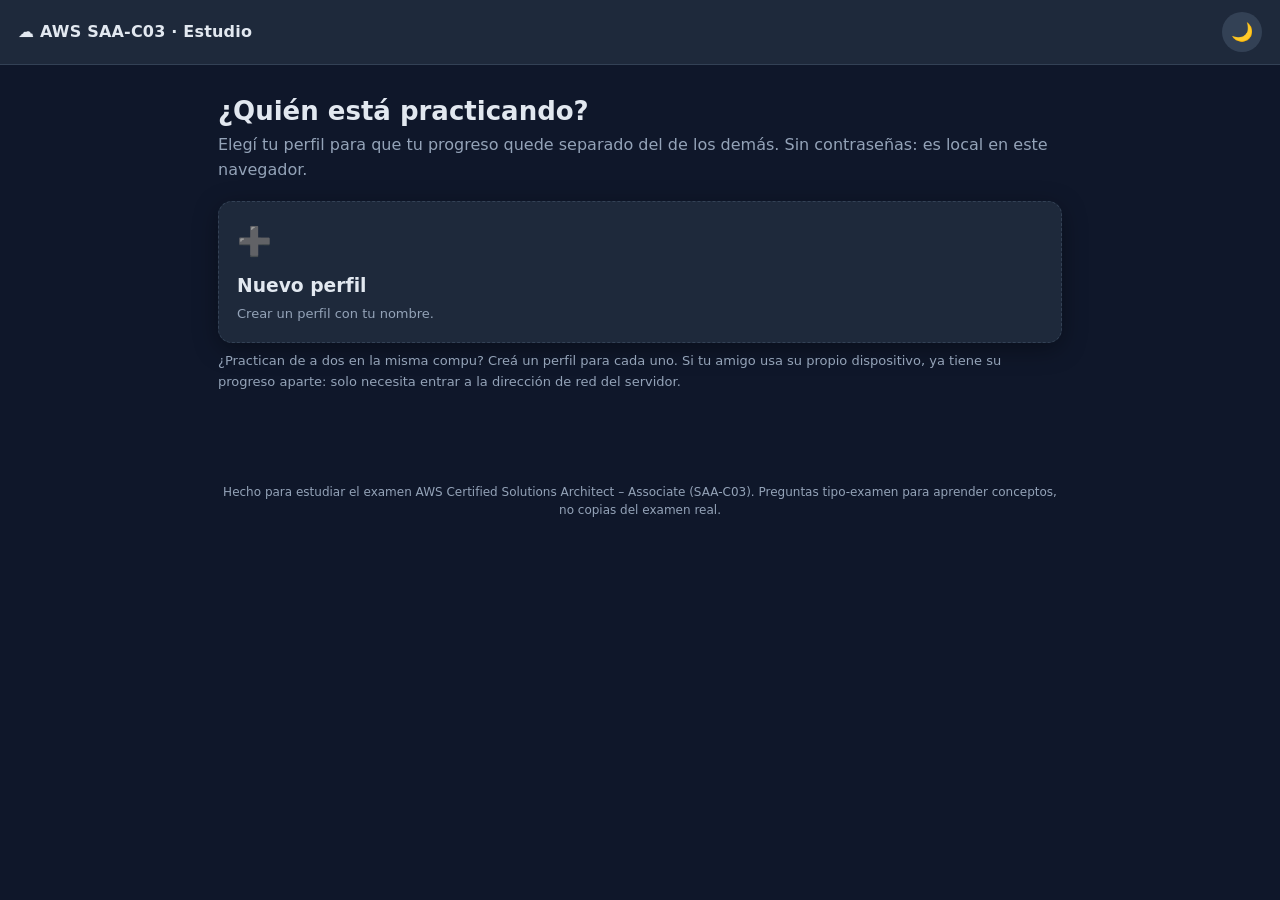
<file: index.html>
<!DOCTYPE html>
<html lang="es">
<head>
  <meta charset="UTF-8" />
  <meta name="viewport" content="width=device-width, initial-scale=1.0" />
  <title>AWS SAA-C03 · Estudio</title>
  <link rel="stylesheet" href="css/estilos.css" />
</head>
<body>
  <header id="cabecera">
    <div class="marca" id="ir-inicio" role="button" tabindex="0">☁️ AWS SAA-C03 · Estudio</div>
    <div class="acciones-cab">
      <span id="reloj-simulacro" class="reloj oculto" aria-live="polite"></span>
      <button id="btn-perfil" class="btn-perfil oculto" title="Cambiar de perfil">👤</button>
      <button id="btn-tema" class="btn-icono" title="Cambiar tema claro/oscuro">🌙</button>
    </div>
  </header>

  <main id="vista"><!-- render dinámico desde app.js --></main>

  <footer id="pie">
    Hecho para estudiar el examen AWS Certified Solutions Architect – Associate (SAA-C03).
    Preguntas tipo-examen para aprender conceptos, no copias del examen real.
  </footer>

  <!-- Datos (se cargan como globales para funcionar con doble clic, sin servidor) -->
  <script src="js/datos/chuleta.js"></script>
  <script src="js/datos/banco-01.js"></script>
  <script src="js/datos/banco-02.js"></script>
  <script src="js/datos/banco-03.js"></script>
  <script src="js/datos/banco-04.js"></script>
  <script src="js/datos/banco-05.js"></script>
  <script src="js/datos/banco-06.js"></script>
  <script src="js/datos/banco-07.js"></script>
  <script src="js/datos/banco-08.js"></script>
  <script src="js/datos/banco-09.js"></script>
  <script src="js/datos/banco-10.js"></script>
  <script src="js/datos/banco-11.js"></script>
  <script src="js/datos/banco-12.js"></script>
  <script src="js/datos/banco-13.js"></script>
  <script src="js/datos/banco-14.js"></script>
  <script src="js/datos/banco-15.js"></script>
  <script src="js/datos/banco-16.js"></script>
  <script src="js/datos/banco-17.js"></script>
  <script src="js/datos/banco-18.js"></script>
  <script src="js/datos/banco-19.js"></script>

  <!-- Lógica -->
  <script src="js/app.js"></script>
</body>
</html>
</file>
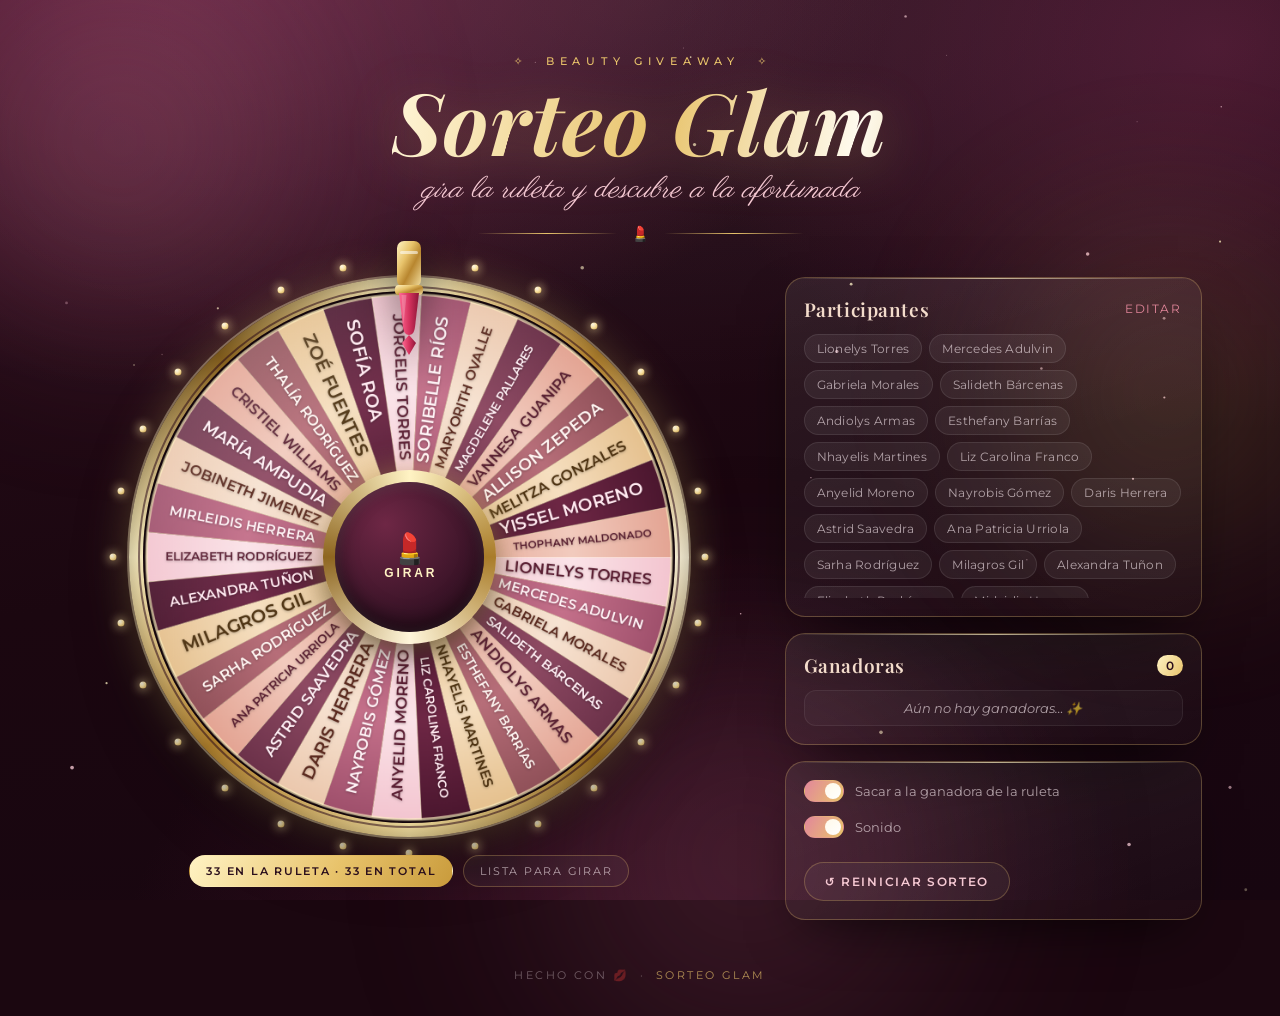
<file: sorteo-ruleta-glam/index.html>
<!DOCTYPE html>
<html lang="es">
<head>
<meta charset="UTF-8" />
<meta name="viewport" content="width=device-width, initial-scale=1.0, viewport-fit=cover" />
<title>Sorteo Glam · Ruleta de Maquillaje</title>
<meta name="description" content="Ruleta de sorteo con temática de maquillaje: elegante, animada y lista para elegir a la ganadora." />
<meta name="theme-color" content="#2A0E1C" />
<link rel="icon" href="data:image/svg+xml,<svg xmlns='http://www.w3.org/2000/svg' viewBox='0 0 100 100'><text y='.9em' font-size='90'>💄</text></svg>" />
<link rel="preconnect" href="https://fonts.googleapis.com" />
<link rel="preconnect" href="https://fonts.gstatic.com" crossorigin />
<link href="https://fonts.googleapis.com/css2?family=Playfair+Display:ital,wght@0,500;0,700;1,600&family=Montserrat:wght@300;400;500;600&family=Parisienne&display=swap" rel="stylesheet" />
<link rel="stylesheet" href="css/styles.css" />
</head>
<body>

<canvas id="bgSparkles" class="bg-sparkles" aria-hidden="true"></canvas>
<div class="bg-glow bg-glow--1" aria-hidden="true"></div>
<div class="bg-glow bg-glow--2" aria-hidden="true"></div>
<div class="bg-glow bg-glow--3" aria-hidden="true"></div>
<div class="floaties" id="floaties" aria-hidden="true"></div>

<header class="hero">
  <p class="hero__kicker reveal" style="--d:.05s">✧ &nbsp;Beauty Giveaway&nbsp; ✧</p>
  <h1 class="hero__title reveal" style="--d:.15s"><span class="shine">Sorteo Glam</span></h1>
  <p class="hero__script reveal" style="--d:.28s">gira la ruleta y descubre a la afortunada</p>
  <div class="hero__rule reveal" style="--d:.38s"><span></span>💄<span></span></div>
</header>

<main class="stage">

  <section class="wheel-area reveal" style="--d:.45s" aria-label="Ruleta del sorteo">
    <div class="wheel-shell">
      <div class="bulbs" id="bulbs" aria-hidden="true"></div>
      <div class="wheel-ring">
        <canvas id="wheel" width="620" height="620" role="img" aria-label="Ruleta con los nombres de las participantes"></canvas>
      </div>

      <button id="spinBtn" class="hub" aria-label="Girar la ruleta">
        <span class="hub__ring"></span>
        <span class="hub__face">
          <span class="hub__icon">💄</span>
          <span class="hub__text">GIRAR</span>
        </span>
      </button>

      <div class="pointer" aria-hidden="true">
        <svg viewBox="0 0 60 120" width="60" height="120">
          <defs>
            <linearGradient id="gold" x1="0" y1="0" x2="1" y2="1">
              <stop offset="0%" stop-color="#FFF3C4"/><stop offset="35%" stop-color="#E8C36B"/>
              <stop offset="60%" stop-color="#B8862F"/><stop offset="100%" stop-color="#F3DFA0"/>
            </linearGradient>
            <linearGradient id="lip" x1="0" y1="0" x2="1" y2="0">
              <stop offset="0%" stop-color="#FF6B94"/><stop offset="50%" stop-color="#D6335F"/>
              <stop offset="100%" stop-color="#8E1638"/>
            </linearGradient>
          </defs>
          <rect x="18" y="4" width="24" height="46" rx="7" fill="url(#gold)"/>
          <rect x="21" y="14" width="18" height="3" rx="1.5" fill="#fff" opacity=".55"/>
          <rect x="16" y="48" width="28" height="10" rx="4" fill="url(#gold)"/>
          <path d="M20 56 h20 l-4 34 c-.6 5 -2.6 8 -6 8 s-5.4 -3 -6 -8 z" fill="url(#lip)"/>
          <path d="M22.5 58 h5 l-3 30 z" fill="#fff" opacity=".22"/>
          <path d="M30 98 l7 8 -7 12 -7 -12 z" fill="url(#lip)"/>
        </svg>
      </div>

      <div class="wheel-fx" id="wheelFx" aria-hidden="true"></div>
    </div>

    <div class="wheel-meta">
      <span class="chip chip--gold" id="countChip">0 participantes</span>
      <span class="chip" id="statusChip">lista para girar</span>
    </div>
  </section>

  <aside class="panel reveal" style="--d:.6s">
    <div class="card">
      <div class="card__head">
        <h2>Participantes</h2>
        <button class="link-btn" id="editBtn" type="button">editar</button>
      </div>
      <ul class="names" id="namesList"></ul>
      <div class="editor" id="editor" hidden>
        <label for="namesInput" class="editor__label">Un nombre por línea</label>
        <textarea id="namesInput" spellcheck="false" rows="10"></textarea>
        <div class="editor__actions">
          <button class="btn btn--gold" id="saveNames" type="button">Guardar lista</button>
          <button class="btn btn--ghost" id="cancelNames" type="button">Cancelar</button>
        </div>
      </div>
    </div>

    <div class="card">
      <div class="card__head">
        <h2>Ganadoras</h2>
        <span class="badge" id="winnerCount">0</span>
      </div>
      <ol class="winners" id="winnersList">
        <li class="winners__empty">Aún no hay ganadoras… ✨</li>
      </ol>
    </div>

    <div class="card card--options">
      <label class="switch">
        <input type="checkbox" id="removeWinner" checked />
        <span class="switch__track"><span class="switch__thumb"></span></span>
        <span class="switch__label">Sacar a la ganadora de la ruleta</span>
      </label>
      <label class="switch">
        <input type="checkbox" id="soundOn" checked />
        <span class="switch__track"><span class="switch__thumb"></span></span>
        <span class="switch__label">Sonido</span>
      </label>
      <div class="card__actions">
        <button class="btn btn--ghost" id="resetBtn" type="button">↺ Reiniciar sorteo</button>
      </div>
    </div>
  </aside>
</main>

<footer class="foot">Hecho con 💋 &nbsp;·&nbsp; <span>Sorteo Glam</span></footer>

<!-- Modal ganadora -->
<div class="modal" id="modal" hidden>
  <canvas id="confetti" class="confetti"></canvas>
  <div class="modal__card" role="dialog" aria-modal="true" aria-labelledby="winnerName">
    <div class="modal__halo"></div>
    <p class="modal__kicker">✦ &nbsp;La ganadora es&nbsp; ✦</p>
    <p class="modal__name" id="winnerName">—</p>
    <p class="modal__sub">¡Felicidades, preciosa! 💄💕</p>
    <div class="modal__actions">
      <button class="btn btn--gold" id="againBtn" type="button">Girar de nuevo</button>
      <button class="btn btn--ghost" id="closeBtn" type="button">Cerrar</button>
    </div>
  </div>
</div>

<script src="js/participantes.js"></script>
<script src="js/app.js"></script>
</body>
</html>
</file>
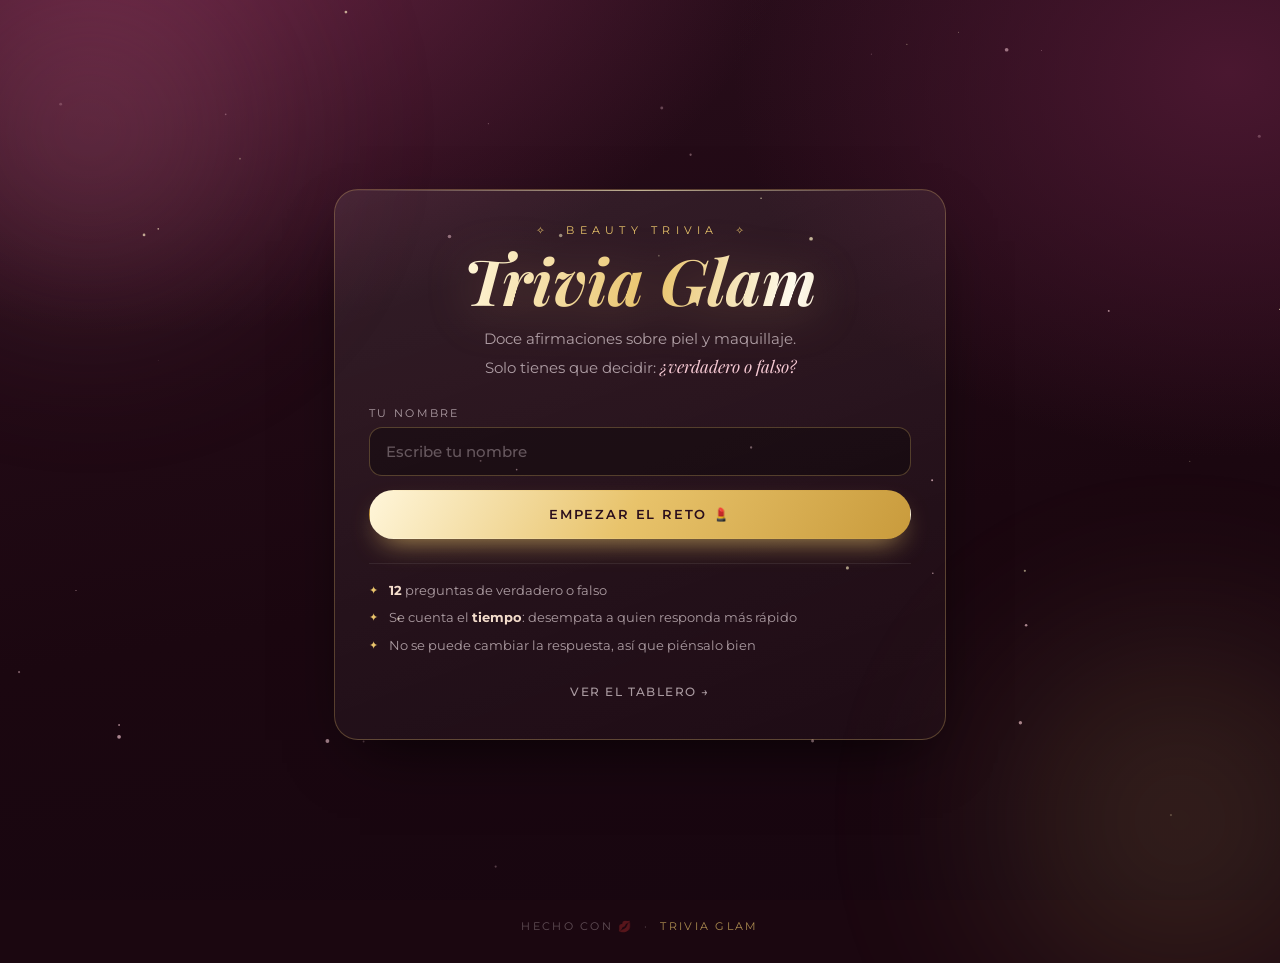
<file: trivia-glam/index.html>
<!DOCTYPE html>
<html lang="es">
<head>
<meta charset="UTF-8" />
<meta name="viewport" content="width=device-width, initial-scale=1.0, viewport-fit=cover" />
<title>Trivia Glam · Reto de Maquillaje</title>
<meta name="description" content="Trivia de verdadero o falso sobre maquillaje y cuidado de la piel, con resultado y Top 10." />
<meta name="theme-color" content="#2A0E1C" />
<link rel="icon" href="data:image/svg+xml,<svg xmlns='http://www.w3.org/2000/svg' viewBox='0 0 100 100'><text y='.9em' font-size='90'>💋</text></svg>" />
<link rel="preconnect" href="https://fonts.googleapis.com" />
<link rel="preconnect" href="https://fonts.gstatic.com" crossorigin />
<link href="https://fonts.googleapis.com/css2?family=Playfair+Display:ital,wght@0,500;0,700;1,600&family=Montserrat:wght@300;400;500;600;700&display=swap" rel="stylesheet" />
<link rel="stylesheet" href="css/styles.css" />
</head>
<body>

<canvas id="bgSparkles" class="bg-sparkles" aria-hidden="true"></canvas>
<div class="bg-glow bg-glow--1" aria-hidden="true"></div>
<div class="bg-glow bg-glow--2" aria-hidden="true"></div>

<main class="stage">

  <!-- ============ 1 · BIENVENIDA ============ -->
  <section class="screen is-active" id="scWelcome">
    <div class="card card--hero">
      <p class="kicker reveal" style="--d:.05s">✧ &nbsp;Beauty Trivia&nbsp; ✧</p>
      <h1 class="display reveal" style="--d:.14s"><span class="shine">Trivia Glam</span></h1>
      <p class="lead reveal" style="--d:.24s">
        Doce afirmaciones sobre piel y maquillaje.<br />Solo tienes que decidir: <em>¿verdadero o falso?</em>
      </p>

      <form class="entry reveal" style="--d:.34s" id="startForm" autocomplete="off">
        <label class="field">
          <span class="field__label">Tu nombre</span>
          <input id="nameInput" list="participantes" placeholder="Escribe tu nombre" required maxlength="40" />
        </label>
        <datalist id="participantes"></datalist>
        <button class="btn btn--gold btn--lg" type="submit">Empezar el reto 💄</button>
      </form>

      <ul class="rules reveal" style="--d:.44s">
        <li><b>12</b> preguntas de verdadero o falso</li>
        <li>Se cuenta el <b>tiempo</b>: desempata a quien responda más rápido</li>
        <li>No se puede cambiar la respuesta, así que piénsalo bien</li>
      </ul>

      <button class="link-btn link-btn--quiet reveal" style="--d:.5s" id="toBoardFromHome" type="button">Ver el tablero →</button>
    </div>
  </section>

  <!-- ============ 2 · PREGUNTAS ============ -->
  <section class="screen" id="scQuiz">
    <div class="quiz-top">
      <div class="progress">
        <div class="progress__bar"><span id="progressFill"></span></div>
        <span class="progress__count" id="progressCount">1 / 12</span>
      </div>
      <span class="timer" id="timer">0:00</span>
    </div>

    <div class="card card--question" id="questionCard">
      <p class="q-num" id="qNum">Pregunta 01</p>
      <p class="q-text" id="qText">—</p>

      <div class="answers" id="answers">
        <button class="ans ans--true" data-value="true" type="button">
          <span class="ans__mark">✓</span><span>Verdadero</span>
        </button>
        <button class="ans ans--false" data-value="false" type="button">
          <span class="ans__mark">✕</span><span>Falso</span>
        </button>
      </div>

      <div class="feedback" id="feedback" hidden>
        <p class="feedback__title" id="fbTitle">—</p>
        <p class="feedback__why" id="fbWhy">—</p>
        <button class="btn btn--gold" id="nextBtn" type="button">Siguiente</button>
      </div>
    </div>

    <p class="who">Respondiendo: <b id="whoName">—</b></p>
  </section>

  <!-- ============ 3 · RESULTADO ============ -->
  <section class="screen" id="scResult">
    <div class="card card--result">
      <p class="kicker">✧ &nbsp;Tu resultado&nbsp; ✧</p>
      <h2 class="display display--sm" id="resName">—</h2>

      <div class="score">
        <svg class="score__ring" viewBox="0 0 120 120" aria-hidden="true">
          <circle class="score__track" cx="60" cy="60" r="52" />
          <circle class="score__fill" id="scoreArc" cx="60" cy="60" r="52" />
        </svg>
        <div class="score__center">
          <span class="score__num" id="scoreNum">0</span>
          <span class="score__of">de 12</span>
        </div>
      </div>

      <p class="verdict" id="verdict">—</p>
      <p class="res-time">Tiempo: <b id="resTime">0:00</b></p>

      <div class="code-box">
        <p class="code-box__label">Tu código de resultado</p>
        <code id="resCode">—</code>
        <p class="code-box__hint">Cópialo y mándalo al grupo para entrar al Top 10.</p>
      </div>

      <div class="actions">
        <button class="btn btn--gold" id="copyResult" type="button">Enviar mi resultado</button>
        <button class="btn btn--ghost" id="toBoard" type="button">Ver tablero</button>
        <button class="btn btn--ghost" id="retry" type="button">Repetir</button>
      </div>

      <details class="review">
        <summary>Ver mis respuestas</summary>
        <ol class="review__list" id="reviewList"></ol>
      </details>
    </div>
  </section>

  <!-- ============ 4 · TABLERO ============ -->
  <section class="screen" id="scBoard">
    <div class="card">
      <div class="card__head">
        <h2 class="display display--xs">Top 10</h2>
        <span class="badge" id="boardCount">0</span>
      </div>

      <div class="podium" id="podium"></div>
      <ol class="rank" id="rank"></ol>
      <p class="board-empty" id="boardEmpty">Todavía no hay resultados. Pega abajo los códigos que te manden 👇</p>

      <details class="loader" id="loaderBox">
        <summary>Cargar resultados</summary>
        <p class="loader__hint">
          Pega aquí los códigos que te envíen —puede ser la conversación entera, se detectan solos—
          y pulsa <b>Agregar</b>.
        </p>
        <textarea id="codesInput" rows="5" spellcheck="false" placeholder="GLAM-… GLAM-… GLAM-…"></textarea>
        <div class="loader__actions">
          <button class="btn btn--gold" id="addCodes" type="button">Agregar</button>
          <button class="btn btn--ghost" id="copyTop" type="button">Copiar Top 10</button>
          <button class="btn btn--ghost" id="backupBoard" type="button">Copiar respaldo</button>
          <button class="btn btn--ghost btn--danger" id="clearBoard" type="button">Vaciar tablero</button>
        </div>
        <p class="loader__status" id="loaderStatus"></p>
        <p class="loader__hint loader__hint--warn">
          ⚠ El tablero vive solo en <b>este</b> navegador. Guarda de vez en cuando el
          <b>respaldo</b> en una nota o en tu chat: si cambias de aparato o borras los datos,
          pégalo aquí arriba y el Top 10 vuelve entero.
        </p>

        <div class="manual">
          <p class="loader__hint">¿Alguien te mandó una captura? Agrégala a mano:</p>
          <div class="manual__row">
            <input id="mName" placeholder="Nombre" maxlength="40" />
            <input id="mScore" type="number" min="0" max="12" placeholder="Aciertos" />
            <input id="mTime" placeholder="Tiempo (1:45)" />
            <button class="btn btn--ghost" id="addManual" type="button">Agregar</button>
          </div>
        </div>
      </details>

      <button class="link-btn link-btn--quiet" id="backHome" type="button">← Volver al inicio</button>
    </div>
  </section>

</main>

<footer class="foot">Hecho con 💋 &nbsp;·&nbsp; <span>Trivia Glam</span></footer>

<script src="js/preguntas.js"></script>
<script src="js/participantes.js"></script>
<script src="js/app.js"></script>
</body>
</html>
</file>
<file: css/estilos.css>
:root {
  --bg: #0f172a;
  --bg2: #1e293b;
  --bg3: #334155;
  --tx: #e2e8f0;
  --tx2: #94a3b8;
  --pri: #ff9900;       /* naranja AWS */
  --pri2: #ec7211;
  --ok: #22c55e;
  --mal: #ef4444;
  --azul: #2563eb;
  --borde: #334155;
  --sombra: 0 6px 24px rgba(0,0,0,.35);
  --radio: 14px;
}
.tema-claro {
  --bg: #f1f5f9;
  --bg2: #ffffff;
  --bg3: #e2e8f0;
  --tx: #0f172a;
  --tx2: #475569;
  --borde: #cbd5e1;
  --sombra: 0 6px 24px rgba(15,23,42,.12);
}

* { box-sizing: border-box; }
html, body { margin: 0; padding: 0; }
body {
  background: var(--bg);
  color: var(--tx);
  font-family: "Segoe UI", system-ui, -apple-system, Roboto, Arial, sans-serif;
  line-height: 1.55;
  min-height: 100vh;
}

#cabecera {
  position: sticky; top: 0; z-index: 50;
  display: flex; align-items: center; justify-content: space-between;
  padding: 12px 18px;
  background: var(--bg2);
  border-bottom: 1px solid var(--borde);
}
.marca { font-weight: 700; cursor: pointer; letter-spacing: .2px; }
.marca:hover { color: var(--pri); }
.acciones-cab { display: flex; align-items: center; gap: 12px; }
.reloj {
  font-variant-numeric: tabular-nums; font-weight: 700;
  background: var(--bg3); padding: 6px 12px; border-radius: 999px;
}
.reloj.alerta { background: var(--mal); color: #fff; }
.btn-icono {
  background: var(--bg3); color: var(--tx); border: none; cursor: pointer;
  width: 40px; height: 40px; border-radius: 999px; font-size: 18px;
}
.btn-icono:hover { background: var(--pri); }
.btn-perfil {
  background: var(--bg3); color: var(--tx); border: 1px solid var(--borde); cursor: pointer;
  padding: 7px 12px; border-radius: 999px; font-size: 13px; font-weight: 700;
  max-width: 200px; overflow: hidden; text-overflow: ellipsis; white-space: nowrap;
}
.btn-perfil:hover { background: var(--pri); color: #1a1a1a; border-color: var(--pri); }

#vista { max-width: 880px; margin: 0 auto; padding: 22px 18px 60px; }
#pie {
  max-width: 880px; margin: 0 auto; padding: 18px;
  color: var(--tx2); font-size: 12px; text-align: center;
}
.oculto { display: none !important; }

/* ---------- Inicio ---------- */
.hero h1 { font-size: 26px; margin: 4px 0 2px; }
.hero p { color: var(--tx2); margin: 0 0 18px; }

.rejilla { display: grid; gap: 14px; grid-template-columns: repeat(auto-fit, minmax(200px, 1fr)); }
.tarjeta {
  background: var(--bg2); border: 1px solid var(--borde);
  border-radius: var(--radio); padding: 18px; box-shadow: var(--sombra);
}
.tarjeta-modo { cursor: pointer; transition: transform .08s, border-color .15s; }
.tarjeta-modo:hover { transform: translateY(-2px); border-color: var(--pri); }
.tarjeta-modo .emoji { font-size: 28px; }
.tarjeta-modo h3 { margin: 8px 0 4px; }
.tarjeta-modo p { color: var(--tx2); margin: 0; font-size: 13px; }

.seccion-titulo { margin: 26px 0 10px; font-size: 15px; color: var(--tx2); text-transform: uppercase; letter-spacing: .08em; }

/* Dashboard */
.barras { display: grid; gap: 12px; }
.barra-fila { display: grid; grid-template-columns: 150px 1fr 90px; gap: 10px; align-items: center; }
.barra-fila .etq { font-size: 13px; }
.barra-bg { background: var(--bg3); border-radius: 999px; height: 14px; overflow: hidden; }
.barra-val { height: 100%; background: var(--pri); border-radius: 999px; transition: width .4s; }
.barra-val.bueno { background: var(--ok); }
.barra-val.flojo { background: var(--mal); }
.barra-fila .num { font-size: 13px; text-align: right; color: var(--tx2); }
.veredicto { font-weight: 700; }
.veredicto.listo { color: var(--ok); }
.veredicto.aun { color: var(--pri); }

.chips { display: flex; flex-wrap: wrap; gap: 8px; }
.chip {
  background: var(--bg3); border: 1px solid var(--borde); color: var(--tx);
  padding: 7px 12px; border-radius: 999px; cursor: pointer; font-size: 13px;
}
.chip:hover, .chip.activo { background: var(--pri); border-color: var(--pri); color: #1a1a1a; }

/* ---------- Botones ---------- */
.btn {
  background: var(--pri); color: #1a1a1a; border: none; cursor: pointer;
  padding: 12px 18px; border-radius: 10px; font-weight: 700; font-size: 15px;
}
.btn:hover { background: var(--pri2); }
.btn.sec { background: var(--bg3); color: var(--tx); }
.btn.sec:hover { background: var(--borde); }
.btn.azul { background: var(--azul); color: #fff; }
.btn:disabled { opacity: .5; cursor: not-allowed; }
.fila-botones { display: flex; gap: 10px; flex-wrap: wrap; margin-top: 18px; }

/* ---------- Quiz ---------- */
.quiz-top { display: flex; align-items: center; justify-content: space-between; gap: 10px; margin-bottom: 6px; }
.quiz-top .progreso { color: var(--tx2); font-size: 14px; }
.badges { display: flex; gap: 6px; flex-wrap: wrap; }
.badge { font-size: 11px; padding: 3px 9px; border-radius: 999px; background: var(--bg3); color: var(--tx2); }
.badge.dom { background: var(--azul); color: #fff; }
.badge.multi { background: var(--pri); color: #1a1a1a; }

.progreso-bg { background: var(--bg3); border-radius: 999px; height: 6px; margin: 8px 0 16px; overflow: hidden; }
.progreso-val { height: 100%; background: var(--pri); width: 0; transition: width .3s; }

.enunciado {
  background: var(--bg2); border: 1px solid var(--borde); border-radius: var(--radio);
  padding: 18px; font-size: 17px; margin-bottom: 16px; box-shadow: var(--sombra);
}
.instr-multi { color: var(--pri); font-size: 13px; font-weight: 700; margin: -6px 0 10px; }

.opciones { display: grid; gap: 10px; }
.opcion {
  display: flex; gap: 12px; align-items: flex-start;
  background: var(--bg2); border: 2px solid var(--borde); border-radius: 12px;
  padding: 14px 16px; cursor: pointer; transition: border-color .12s, background .12s;
}
.opcion:hover { border-color: var(--pri); }
.opcion .letra {
  flex: 0 0 26px; height: 26px; border-radius: 7px; background: var(--bg3);
  display: grid; place-items: center; font-weight: 700; font-size: 13px;
}
.opcion.sel { border-color: var(--pri); background: rgba(255,153,0,.10); }
.opcion.sel .letra { background: var(--pri); color: #1a1a1a; }
.opcion.correcta { border-color: var(--ok); background: rgba(34,197,94,.12); }
.opcion.correcta .letra { background: var(--ok); color: #06210f; }
.opcion.incorrecta { border-color: var(--mal); background: rgba(239,68,68,.12); }
.opcion.incorrecta .letra { background: var(--mal); color: #2a0606; }
.opcion.bloqueada { cursor: default; }

.explicacion {
  margin-top: 16px; background: var(--bg2); border: 1px solid var(--borde);
  border-left: 4px solid var(--pri); border-radius: 10px; padding: 16px;
}
.explicacion h4 { margin: 0 0 6px; font-size: 14px; }
.resultado-linea { font-weight: 700; margin-bottom: 8px; }
.resultado-linea.ok { color: var(--ok); }
.resultado-linea.mal { color: var(--mal); }

/* Navegación simulacro */
.nav-simulacro { display: flex; gap: 10px; align-items: center; justify-content: space-between; margin-top: 18px; flex-wrap: wrap; }
.mapa-preguntas { display: flex; flex-wrap: wrap; gap: 6px; margin-top: 16px; }
.mapa-preguntas button {
  width: 34px; height: 34px; border-radius: 8px; border: 1px solid var(--borde);
  background: var(--bg2); color: var(--tx); cursor: pointer; font-size: 12px;
}
.mapa-preguntas button.actual { outline: 2px solid var(--pri); }
.mapa-preguntas button.respondida { background: var(--azul); color: #fff; border-color: var(--azul); }
.mapa-preguntas button.marcada { background: var(--pri); color: #1a1a1a; border-color: var(--pri); }

/* Resultado examen */
.score-grande { font-size: 56px; font-weight: 800; line-height: 1; }
.score-grande.aprob { color: var(--ok); }
.score-grande.reprob { color: var(--mal); }
.sello { display: inline-block; padding: 6px 16px; border-radius: 999px; font-weight: 800; margin-top: 8px; }
.sello.aprob { background: rgba(34,197,94,.18); color: var(--ok); }
.sello.reprob { background: rgba(239,68,68,.18); color: var(--mal); }

/* Chuleta */
.chuleta-bloque {
  background: var(--bg2); border: 1px solid var(--borde); border-radius: var(--radio);
  padding: 16px 18px; margin-bottom: 14px; box-shadow: var(--sombra);
}
.chuleta-bloque h3 { margin: 0 0 10px; color: var(--pri); }
.chuleta-bloque ul { margin: 0; padding-left: 18px; }
.chuleta-bloque li { margin-bottom: 7px; }
.chuleta-bloque b { color: var(--tx); }
.busca-chuleta {
  width: 100%; padding: 12px 14px; border-radius: 10px; border: 1px solid var(--borde);
  background: var(--bg2); color: var(--tx); font-size: 15px; margin-bottom: 16px;
}

.aviso { color: var(--tx2); font-size: 13px; margin-top: 8px; }
kbd {
  background: var(--bg3); border: 1px solid var(--borde); border-bottom-width: 2px;
  border-radius: 6px; padding: 1px 6px; font-size: 12px; font-family: inherit;
}

@media (max-width: 560px) {
  .barra-fila { grid-template-columns: 110px 1fr 70px; }
  .score-grande { font-size: 44px; }
}
</file>
<file: sorteo-ruleta-glam/css/styles.css>
/* ============================================================
   Sorteo Glam · Ruleta de Maquillaje
   Paleta: vino profundo, rosa empolvado, nude, oro rosa
   ============================================================ */

:root{
  --wine-900:#1B0710;
  --wine-800:#2A0E1C;
  --wine-700:#3B1428;
  --plum:#5A1F3D;
  --rose:#E2879B;
  --rose-soft:#F6C9D3;
  --nude:#F3DCCB;
  --blush:#FBEAEF;
  --gold:#E8C36B;
  --gold-lt:#FFF3C4;
  --gold-dk:#A97C29;
  --ink:#FFF1F5;
  --ink-dim:rgba(255,241,245,.62);
  --line:rgba(232,195,107,.28);
  --glass:rgba(255,255,255,.045);

  /* si las webfonts no cargan, las alternativas mantienen el mismo aire elegante */
  --serif:"Playfair Display", "Didot", "Bodoni MT", "Hoefler Text", Garamond, Georgia, serif;
  --sans:"Montserrat", "Avenir Next", system-ui, -apple-system, "Segoe UI", Roboto, sans-serif;
  --script:"Parisienne", "Snell Roundhand", "Didot", "Hoefler Text", Georgia, serif;

  --shadow-soft:0 24px 60px -24px rgba(0,0,0,.75);

  /* la pieza vive en un solo mundo visual: vino, oro y rosa */
  color-scheme:dark;
}

*{box-sizing:border-box}
html,body{height:100%}
html{background:var(--wine-900)}
[hidden]{display:none!important}

body{
  margin:0;
  min-height:100%;
  font-family:var(--sans);
  color:var(--ink);
  background:
    radial-gradient(1200px 800px at 15% -10%, #6B2545 0%, transparent 60%),
    radial-gradient(1000px 700px at 95% 5%, #4A1730 0%, transparent 55%),
    radial-gradient(900px 900px at 50% 120%, #3D1226 0%, transparent 60%),
    linear-gradient(170deg, var(--wine-800) 0%, var(--wine-900) 55%, #170610 100%);
  background-attachment:fixed;
  overflow-x:hidden;
  -webkit-font-smoothing:antialiased;
}

body::after{ /* velo de brillo sutil */
  content:"";
  position:fixed; inset:0; pointer-events:none; z-index:0;
  background:radial-gradient(120% 80% at 50% 0%, rgba(255,220,235,.07), transparent 55%);
  mix-blend-mode:screen;
}

/* ---------- fondo animado ---------- */
.bg-sparkles{position:fixed;inset:0;width:100%;height:100%;z-index:0;pointer-events:none}

.bg-glow{
  position:fixed;border-radius:50%;filter:blur(90px);opacity:.36;z-index:0;pointer-events:none;
  animation:drift 22s ease-in-out infinite alternate;
}
.bg-glow--1{width:520px;height:520px;left:-140px;top:-120px;background:radial-gradient(circle,#C4708A,transparent 68%)}
.bg-glow--2{width:460px;height:460px;right:-120px;top:18%;background:radial-gradient(circle,#E8C36B,transparent 70%);animation-delay:-7s;opacity:.24}
.bg-glow--3{width:600px;height:600px;left:35%;bottom:-260px;background:radial-gradient(circle,#8E4A63,transparent 70%);animation-delay:-13s}
@keyframes drift{
  0%{transform:translate3d(0,0,0) scale(1)}
  50%{transform:translate3d(40px,-30px,0) scale(1.12)}
  100%{transform:translate3d(-30px,40px,0) scale(.95)}
}

/* emojis flotantes */
.floaties{position:fixed;inset:0;z-index:0;pointer-events:none;overflow:hidden}
.floatie{
  position:absolute;bottom:-60px;font-size:22px;opacity:0;
  filter:drop-shadow(0 4px 12px rgba(0,0,0,.4));
  animation:rise linear forwards;
}
@keyframes rise{
  0%{transform:translateY(0) rotate(0deg) scale(.7);opacity:0}
  12%{opacity:.55}
  85%{opacity:.35}
  100%{transform:translateY(-108vh) rotate(var(--rot,220deg)) scale(1.05);opacity:0}
}

/* ---------- entrada ---------- */
.reveal{opacity:0;transform:translateY(26px);animation:reveal .95s cubic-bezier(.2,.8,.25,1) forwards;animation-delay:var(--d,0s)}
@keyframes reveal{to{opacity:1;transform:none}}

/* ---------- hero ---------- */
.hero{position:relative;z-index:2;text-align:center;padding:clamp(28px,5vw,54px) 20px 6px}
.hero__kicker{
  margin:0 0 10px;font-size:11px;letter-spacing:.52em;text-transform:uppercase;
  color:var(--gold);font-weight:500;text-indent:.52em;
}
.hero__title{
  margin:0;font-family:var(--serif);font-weight:700;font-style:italic;
  font-size:clamp(42px,8vw,86px);line-height:1;letter-spacing:.01em;
}
.shine{
  background:linear-gradient(100deg,#FFF6DA 0%,#E8C36B 22%,#FFFBEF 38%,#C99B3C 55%,#FFF3C4 72%,#E8C36B 100%);
  background-size:250% 100%;
  -webkit-background-clip:text;background-clip:text;color:transparent;
  animation:shine 6.5s linear infinite;
  filter:drop-shadow(0 6px 26px rgba(232,195,107,.28));
}
@keyframes shine{0%{background-position:0% 50%}100%{background-position:250% 50%}}
.hero__script{
  margin:6px 0 0;font-family:var(--script);font-style:italic;font-size:clamp(20px,3.2vw,30px);
  color:var(--rose-soft);opacity:.92;
}
.hero__rule{display:flex;align-items:center;justify-content:center;gap:14px;margin-top:14px;font-size:15px}
.hero__rule span{
  display:block;height:1px;width:clamp(50px,14vw,140px);
  background:linear-gradient(90deg,transparent,var(--gold),transparent);
}

/* ---------- layout ---------- */
.stage{
  position:relative;z-index:2;
  max-width:1180px;margin:0 auto;padding:clamp(10px,3vw,28px) clamp(14px,4vw,28px) 40px;
  display:grid;grid-template-columns:minmax(0,1.35fr) minmax(280px,.85fr);
  gap:clamp(20px,3.5vw,44px);align-items:start;
}
@media (max-width:920px){ .stage{grid-template-columns:1fr} }

/* ---------- ruleta ---------- */
.wheel-area{display:flex;flex-direction:column;align-items:center;gap:18px}
.wheel-shell{
  position:relative;width:min(88vw,560px);aspect-ratio:1;
  display:grid;place-items:center;
  animation:floaty 7s ease-in-out infinite;
}
@keyframes floaty{0%,100%{transform:translateY(0)}50%{transform:translateY(-9px)}}

.wheel-ring{
  position:absolute;inset:0;border-radius:50%;
  padding:14px;
  background:
    conic-gradient(from 0deg,#FFF3C4,#B8862F 12%,#FFF6DA 25%,#9A6E22 38%,#F3DFA0 50%,#B8862F 63%,#FFF3C4 75%,#8E6620 88%,#FFF3C4 100%);
  box-shadow:
    0 0 0 2px rgba(255,243,196,.35),
    0 0 42px rgba(232,195,107,.28),
    0 30px 70px -22px rgba(0,0,0,.85),
    inset 0 0 26px rgba(0,0,0,.35);
}
.wheel-ring::after{
  content:"";position:absolute;inset:9px;border-radius:50%;
  box-shadow:inset 0 0 0 2px rgba(43,10,24,.55);
  pointer-events:none;
}
#wheel{
  display:block;width:100%;height:100%;border-radius:50%;
  background:var(--wine-900);
  box-shadow:inset 0 0 60px rgba(0,0,0,.55);
  will-change:transform;
}

/* focos tipo espejo de camerino */
.bulbs{position:absolute;inset:-16px;border-radius:50%;pointer-events:none}
.bulb{
  position:absolute;width:7px;height:7px;border-radius:50%;
  background:radial-gradient(circle at 35% 30%,#FFFDF2,#FFE8A8 45%,#C79A3E 100%);
  box-shadow:0 0 10px 2px rgba(255,231,168,.55);
  transform:translate(-50%,-50%);
  animation:bulb 2.6s ease-in-out infinite;
}
@keyframes bulb{0%,100%{opacity:.45;box-shadow:0 0 6px 1px rgba(255,231,168,.35)}50%{opacity:1;box-shadow:0 0 14px 3px rgba(255,231,168,.75)}}

/* puntero labial */
.pointer{
  position:absolute;top:-40px;left:50%;transform:translateX(-50%);
  filter:drop-shadow(0 10px 18px rgba(0,0,0,.55));
  z-index:5;transform-origin:50% 20%;
}
.pointer.tick{animation:tick .09s ease-out}
@keyframes tick{0%{transform:translateX(-50%) rotate(0)}45%{transform:translateX(-50%) rotate(-8deg)}100%{transform:translateX(-50%) rotate(0)}}

/* hub central */
.hub{
  position:absolute;z-index:6;width:31%;aspect-ratio:1;border-radius:50%;
  border:0;padding:0;cursor:pointer;background:transparent;
  display:grid;place-items:center;
  transition:transform .28s cubic-bezier(.2,1.4,.4,1);
}
.hub:hover{transform:scale(1.06)}
.hub:active{transform:scale(.96)}
.hub[disabled]{cursor:progress;opacity:.85}
.hub__ring{
  position:absolute;inset:0;border-radius:50%;
  background:conic-gradient(from 0deg,#FFF3C4,#A97C29,#FFF6DA,#8E6620,#FFF3C4);
  animation:spinSlow 9s linear infinite;
  box-shadow:0 0 30px rgba(232,195,107,.4),0 14px 34px -8px rgba(0,0,0,.8);
}
@keyframes spinSlow{to{transform:rotate(360deg)}}
.hub__face{
  position:absolute;inset:7%;border-radius:50%;
  background:radial-gradient(circle at 34% 28%,#6E2745,#3B1428 62%,#280A18 100%);
  display:grid;place-items:center;gap:2px;align-content:center;
  box-shadow:inset 0 2px 14px rgba(255,255,255,.12), inset 0 -8px 20px rgba(0,0,0,.6);
}
.hub__icon{font-size:clamp(20px,4.6vw,30px);line-height:1;animation:wiggle 3.4s ease-in-out infinite}
@keyframes wiggle{0%,100%{transform:rotate(-8deg)}50%{transform:rotate(10deg) scale(1.08)}}
.hub__text{
  font-size:clamp(9px,1.5vw,12px);letter-spacing:.24em;font-weight:600;
  color:var(--gold-lt);text-indent:.24em;
}
.hub::before{ /* pulso */
  content:"";position:absolute;inset:0;border-radius:50%;
  box-shadow:0 0 0 0 rgba(232,195,107,.5);
  animation:pulse 2.8s ease-out infinite;
}
@keyframes pulse{0%{box-shadow:0 0 0 0 rgba(232,195,107,.45)}70%{box-shadow:0 0 0 26px rgba(232,195,107,0)}100%{box-shadow:0 0 0 0 rgba(232,195,107,0)}}
.hub.is-spinning::before{animation:none}

/* destello al ganar */
.wheel-fx{position:absolute;inset:-6%;border-radius:50%;pointer-events:none;opacity:0}
.wheel-fx.burst{animation:burst .9s ease-out}
@keyframes burst{
  0%{opacity:.95;transform:scale(.85);box-shadow:0 0 0 0 rgba(255,243,196,.9),0 0 60px 20px rgba(232,195,107,.6) inset}
  100%{opacity:0;transform:scale(1.25);box-shadow:0 0 0 60px rgba(255,243,196,0)}
}

.wheel-meta{display:flex;gap:10px;flex-wrap:wrap;justify-content:center}
.chip{
  font-size:11px;letter-spacing:.16em;text-transform:uppercase;
  padding:8px 16px;border-radius:999px;color:var(--ink-dim);
  border:1px solid var(--line);background:var(--glass);backdrop-filter:blur(8px);
}
.chip--gold{color:#2A0E1C;background:linear-gradient(120deg,#FFF3C4,#E8C36B 55%,#C99B3C);border-color:transparent;font-weight:600}

/* ---------- panel ---------- */
.panel{display:flex;flex-direction:column;gap:16px}
.card{
  border-radius:20px;padding:18px;
  background:linear-gradient(160deg,rgba(255,255,255,.075),rgba(255,255,255,.02));
  border:1px solid var(--line);
  box-shadow:var(--shadow-soft);
  backdrop-filter:blur(14px);
  position:relative;overflow:hidden;
}
.card::before{
  content:"";position:absolute;inset:0 0 auto;height:1px;
  background:linear-gradient(90deg,transparent,rgba(255,243,196,.7),transparent);
}
.card__head{display:flex;align-items:center;justify-content:space-between;gap:10px;margin-bottom:12px}
.card__head h2{
  margin:0;font-family:var(--serif);font-size:19px;font-weight:600;letter-spacing:.03em;
  color:var(--nude);
}
.badge{
  min-width:26px;text-align:center;font-size:12px;font-weight:600;padding:3px 9px;border-radius:999px;
  background:linear-gradient(120deg,#FFF3C4,#E8C36B);color:#2A0E1C;
}
.link-btn{
  background:none;border:0;color:var(--rose);font:inherit;font-size:12px;letter-spacing:.12em;
  text-transform:uppercase;cursor:pointer;padding:4px 2px;border-bottom:1px solid transparent;transition:.25s;
}
.link-btn:hover{color:var(--gold);border-color:var(--gold)}

.names{list-style:none;margin:0;padding:0;display:flex;flex-wrap:wrap;gap:7px;max-height:264px;overflow:auto}
.names li{
  font-size:12px;padding:6px 12px;border-radius:999px;
  background:rgba(255,255,255,.06);border:1px solid rgba(255,255,255,.09);
  color:var(--ink-dim);transition:.3s;letter-spacing:.02em;
}
.names li:hover{background:rgba(226,135,155,.2);color:var(--ink);border-color:rgba(226,135,155,.5);transform:translateY(-2px)}
.names li.out{opacity:.32;text-decoration:line-through;text-decoration-color:var(--gold)}

.winners{list-style:none;margin:0;padding:0;display:flex;flex-direction:column;gap:8px;max-height:230px;overflow:auto}
.winners li{
  display:flex;align-items:center;gap:10px;font-size:13px;padding:9px 12px;border-radius:12px;
  background:linear-gradient(100deg,rgba(232,195,107,.16),rgba(226,135,155,.10));
  border:1px solid rgba(232,195,107,.28);
  animation:slideIn .5s cubic-bezier(.2,.9,.3,1) both;
}
@keyframes slideIn{from{opacity:0;transform:translateX(18px)}to{opacity:1;transform:none}}
.winners li .pos{
  font-family:var(--serif);font-style:italic;font-size:13px;color:var(--gold);min-width:20px;
}
.winners__empty{
  justify-content:center;color:var(--ink-dim);font-size:12px;font-style:italic;
  background:rgba(255,255,255,.03)!important;border-color:rgba(255,255,255,.07)!important;
}

/* editor */
.editor{margin-top:12px;animation:reveal .4s ease both}
.editor__label{display:block;font-size:11px;letter-spacing:.14em;text-transform:uppercase;color:var(--ink-dim);margin-bottom:6px}
#namesInput{
  width:100%;resize:vertical;border-radius:12px;padding:12px;
  background:rgba(0,0,0,.28);color:var(--ink);font:400 13px/1.6 var(--sans);
  border:1px solid var(--line);outline:none;transition:.25s;
}
#namesInput:focus{border-color:var(--gold);box-shadow:0 0 0 3px rgba(232,195,107,.16)}
.editor__actions,.card__actions{display:flex;gap:9px;margin-top:10px;flex-wrap:wrap}

/* botones */
.btn{
  font:inherit;font-size:12px;font-weight:600;letter-spacing:.14em;text-transform:uppercase;
  padding:11px 20px;border-radius:999px;cursor:pointer;border:1px solid transparent;
  transition:transform .25s cubic-bezier(.2,1.3,.4,1),box-shadow .25s,background .25s,color .25s;
}
.btn:hover{transform:translateY(-2px)}
.btn:active{transform:translateY(0)}
.btn--gold{
  color:#2A0E1C;background:linear-gradient(120deg,#FFF6DA,#E8C36B 48%,#C99B3C);
  box-shadow:0 10px 26px -10px rgba(232,195,107,.8);
  position:relative;overflow:hidden;
}
.btn--gold::after{
  content:"";position:absolute;top:0;left:-60%;width:40%;height:100%;
  background:linear-gradient(100deg,transparent,rgba(255,255,255,.75),transparent);
  transform:skewX(-20deg);animation:sweep 3.4s ease-in-out infinite;
}
@keyframes sweep{0%{left:-60%}45%,100%{left:130%}}
.btn--ghost{color:var(--rose-soft);border-color:var(--line);background:var(--glass)}
.btn--ghost:hover{color:var(--gold);border-color:var(--gold);background:rgba(232,195,107,.1)}

/* switches */
.card--options{display:flex;flex-direction:column;gap:14px}
.switch{display:flex;align-items:center;gap:11px;cursor:pointer;font-size:12.5px;color:var(--ink-dim)}
.switch input{position:absolute;opacity:0;width:0;height:0}
.switch__track{
  width:40px;height:22px;border-radius:999px;flex:0 0 auto;position:relative;
  background:rgba(255,255,255,.12);border:1px solid var(--line);transition:.3s;
}
.switch__thumb{
  position:absolute;top:2px;left:2px;width:16px;height:16px;border-radius:50%;
  background:linear-gradient(140deg,#FFF,#E7C6CF);transition:.3s cubic-bezier(.3,1.4,.4,1);
}
.switch input:checked + .switch__track{background:linear-gradient(120deg,#E2879B,#E8C36B);border-color:transparent}
.switch input:checked + .switch__track .switch__thumb{left:20px;background:linear-gradient(140deg,#FFF9E8,#FFF)}
.switch input:focus-visible + .switch__track{box-shadow:0 0 0 3px rgba(232,195,107,.3)}
.switch:hover .switch__label{color:var(--ink)}

.foot{
  position:relative;z-index:2;text-align:center;padding:8px 20px 34px;
  font-size:11px;letter-spacing:.22em;text-transform:uppercase;color:rgba(255,241,245,.35);
}
.foot span{color:var(--gold);opacity:.7}

/* ---------- modal ---------- */
.modal{
  position:fixed;inset:0;z-index:60;display:grid;place-items:center;padding:20px;
  background:radial-gradient(70% 60% at 50% 45%, rgba(90,31,61,.55), rgba(12,3,8,.86));
  backdrop-filter:blur(10px);
  animation:fadeIn .35s ease both;
}
@keyframes fadeIn{from{opacity:0}to{opacity:1}}
.confetti{position:absolute;inset:0;width:100%;height:100%;pointer-events:none}
.modal__card{
  position:relative;text-align:center;max-width:min(92vw,520px);width:100%;
  padding:clamp(30px,6vw,52px) clamp(22px,5vw,44px);
  border-radius:26px;
  background:linear-gradient(160deg,rgba(255,255,255,.12),rgba(255,255,255,.03));
  border:1px solid rgba(232,195,107,.5);
  box-shadow:0 40px 90px -30px rgba(0,0,0,.9),0 0 60px rgba(232,195,107,.18);
  animation:pop .7s cubic-bezier(.18,1.3,.35,1) both;
  overflow:hidden;
}
@keyframes pop{from{opacity:0;transform:scale(.82) translateY(24px)}to{opacity:1;transform:none}}
.modal__halo{
  position:absolute;inset:-40%;
  background:conic-gradient(from 0deg,transparent,rgba(232,195,107,.22),transparent 40%);
  animation:spinSlow 8s linear infinite;pointer-events:none;
}
.modal__kicker{
  position:relative;margin:0 0 10px;font-size:11px;letter-spacing:.4em;text-transform:uppercase;
  color:var(--gold);text-indent:.4em;
}
.modal__name{
  position:relative;margin:0;font-family:var(--serif);font-style:italic;font-weight:700;
  font-size:clamp(30px,6.4vw,52px);line-height:1.12;
  background:linear-gradient(100deg,#FFF6DA,#E8C36B 35%,#FFFBEF 55%,#D8A0AE 100%);
  -webkit-background-clip:text;background-clip:text;color:transparent;
  filter:drop-shadow(0 4px 20px rgba(232,195,107,.35));
}
.modal__sub{position:relative;margin:14px 0 0;font-family:var(--script);font-style:italic;font-size:23px;color:var(--rose-soft)}
.modal__actions{position:relative;display:flex;gap:10px;justify-content:center;margin-top:26px;flex-wrap:wrap}

/* scrollbars */
.names::-webkit-scrollbar,.winners::-webkit-scrollbar{width:5px}
.names::-webkit-scrollbar-thumb,.winners::-webkit-scrollbar-thumb{background:rgba(232,195,107,.4);border-radius:9px}
.names::-webkit-scrollbar-track,.winners::-webkit-scrollbar-track{background:transparent}

@media (prefers-reduced-motion:reduce){
  *,*::before,*::after{animation-duration:.01ms!important;animation-iteration-count:1!important;transition-duration:.01ms!important}
  .wheel-shell{animation:none}
}
</file>
<file: trivia-glam/css/styles.css>
/* ============================================================
   Trivia Glam · reto de maquillaje
   Misma familia visual que la ruleta del sorteo:
   vino profundo, oro, rosa empolvado.
   ============================================================ */

:root{
  --wine-900:#1B0710;
  --wine-800:#2A0E1C;
  --plum:#5A1F3D;
  --rose:#E2879B;
  --rose-soft:#F6C9D3;
  --nude:#F3DCCB;
  --gold:#E8C36B;
  --gold-lt:#FFF3C4;
  --green:#7FD1A6;
  --red:#F2879A;
  --ink:#FFF1F5;
  --ink-dim:rgba(255,241,245,.62);
  --line:rgba(232,195,107,.28);
  --glass:rgba(255,255,255,.05);

  --serif:"Playfair Display","Didot","Bodoni MT","Hoefler Text",Garamond,Georgia,serif;
  --sans:"Montserrat","Avenir Next",system-ui,-apple-system,"Segoe UI",Roboto,sans-serif;

  --shadow:0 26px 64px -26px rgba(0,0,0,.8);
  color-scheme:dark;
}

*{box-sizing:border-box}
html,body{height:100%}
html{background:var(--wine-900)}
[hidden]{display:none!important}

body{
  margin:0;font-family:var(--sans);color:var(--ink);
  background:
    radial-gradient(1100px 760px at 12% -12%, #6B2545 0%, transparent 58%),
    radial-gradient(900px 700px at 96% 8%, #4A1730 0%, transparent 55%),
    linear-gradient(170deg,var(--wine-800) 0%, var(--wine-900) 60%, #170610 100%);
  background-attachment:fixed;
  -webkit-font-smoothing:antialiased;
  overflow-x:hidden;
}

.bg-sparkles{position:fixed;inset:0;width:100%;height:100%;z-index:0;pointer-events:none}
.bg-glow{position:fixed;border-radius:50%;filter:blur(90px);opacity:.34;z-index:0;pointer-events:none;animation:drift 24s ease-in-out infinite alternate}
.bg-glow--1{width:480px;height:480px;left:-150px;top:-110px;background:radial-gradient(circle,#C4708A,transparent 68%)}
.bg-glow--2{width:520px;height:520px;right:-160px;bottom:-180px;background:radial-gradient(circle,#E8C36B,transparent 70%);opacity:.2;animation-delay:-9s}
@keyframes drift{0%{transform:translate3d(0,0,0)}100%{transform:translate3d(30px,-40px,0) scale(1.1)}}

.reveal{opacity:0;transform:translateY(20px);animation:reveal .8s cubic-bezier(.2,.8,.25,1) forwards;animation-delay:var(--d,0s)}
@keyframes reveal{to{opacity:1;transform:none}}

/* ---------- layout ---------- */
.stage{
  position:relative;z-index:2;
  max-width:660px;margin:0 auto;
  padding:clamp(22px,5vw,52px) clamp(16px,4vw,24px) 24px;
  min-height:100%;display:flex;flex-direction:column;justify-content:center;
}
.screen{display:none}
.screen.is-active{display:block;animation:screenIn .5s cubic-bezier(.2,.85,.3,1) both}
@keyframes screenIn{from{opacity:0;transform:translateY(14px) scale(.99)}to{opacity:1;transform:none}}

.card{
  position:relative;border-radius:24px;padding:clamp(22px,4.6vw,34px);
  background:linear-gradient(160deg,rgba(255,255,255,.08),rgba(255,255,255,.022));
  border:1px solid var(--line);box-shadow:var(--shadow);backdrop-filter:blur(14px);
  overflow:hidden;
}
.card::before{content:"";position:absolute;inset:0 0 auto;height:1px;background:linear-gradient(90deg,transparent,rgba(255,243,196,.7),transparent)}
.card--hero,.card--result{text-align:center}
.card__head{display:flex;align-items:center;justify-content:space-between;gap:12px;margin-bottom:16px}

/* ---------- tipografía ---------- */
.kicker{margin:0 0 10px;font-size:10.5px;letter-spacing:.5em;text-transform:uppercase;color:var(--gold);text-indent:.5em}
.display{
  margin:0;font-family:var(--serif);font-weight:700;font-style:italic;line-height:1.02;
  font-size:clamp(38px,9vw,64px);text-wrap:balance;
}
.display--sm{font-size:clamp(26px,6vw,40px)}
.display--xs{font-size:clamp(22px,5vw,30px);font-style:normal;font-weight:600;letter-spacing:.02em}
.shine{
  background:linear-gradient(100deg,#FFF6DA 0%,#E8C36B 22%,#FFFBEF 38%,#C99B3C 55%,#FFF3C4 72%,#E8C36B 100%);
  background-size:250% 100%;-webkit-background-clip:text;background-clip:text;color:transparent;
  animation:shine 7s linear infinite;filter:drop-shadow(0 6px 24px rgba(232,195,107,.26));
}
@keyframes shine{to{background-position:250% 50%}}
.lead{margin:14px auto 0;max-width:38ch;font-size:15px;line-height:1.7;color:var(--ink-dim)}
.lead em{color:var(--rose-soft);font-family:var(--serif);font-size:17px}

/* ---------- formulario ---------- */
.entry{margin-top:26px;display:flex;flex-direction:column;gap:14px}
.field{display:flex;flex-direction:column;gap:7px;text-align:left}
.field__label{font-size:10.5px;letter-spacing:.22em;text-transform:uppercase;color:var(--ink-dim)}
.field input,.manual__row input,#codesInput{
  width:100%;border-radius:13px;padding:14px 16px;
  background:rgba(0,0,0,.3);color:var(--ink);border:1px solid var(--line);
  font:500 15px var(--sans);outline:none;transition:border-color .25s,box-shadow .25s;
}
.field input::placeholder,.manual__row input::placeholder,#codesInput::placeholder{color:rgba(255,241,245,.32)}
.field input:focus,.manual__row input:focus,#codesInput:focus{border-color:var(--gold);box-shadow:0 0 0 3px rgba(232,195,107,.16)}

.rules{
  list-style:none;margin:24px 0 0;padding:18px 0 0;display:flex;flex-direction:column;gap:9px;
  border-top:1px solid rgba(255,255,255,.08);font-size:12.5px;color:var(--ink-dim);text-align:left;
}
.rules li{padding-left:20px;position:relative;line-height:1.5}
.rules li::before{content:"✦";position:absolute;left:0;color:var(--gold);font-size:11px}
.rules b{color:var(--nude)}

/* ---------- botones ---------- */
.btn{
  font:600 12px/1 var(--sans);letter-spacing:.14em;text-transform:uppercase;
  padding:14px 22px;border-radius:999px;cursor:pointer;border:1px solid transparent;
  transition:transform .22s cubic-bezier(.2,1.3,.4,1),box-shadow .22s,background .22s,color .22s;
}
.btn:hover{transform:translateY(-2px)}
.btn:active{transform:translateY(0)}
.btn:focus-visible{outline:2px solid var(--gold);outline-offset:3px}
.btn--lg{padding:17px 26px;font-size:13px}
.btn--gold{color:#2A0E1C;background:linear-gradient(120deg,#FFF6DA,#E8C36B 48%,#C99B3C);box-shadow:0 12px 28px -12px rgba(232,195,107,.85);position:relative;overflow:hidden}
.btn--gold::after{
  content:"";position:absolute;top:0;left:-60%;width:40%;height:100%;
  background:linear-gradient(100deg,transparent,rgba(255,255,255,.7),transparent);
  transform:skewX(-20deg);animation:sweep 3.6s ease-in-out infinite;
}
@keyframes sweep{0%{left:-60%}45%,100%{left:130%}}
.btn--ghost{color:var(--rose-soft);border-color:var(--line);background:var(--glass)}
.btn--ghost:hover{color:var(--gold);border-color:var(--gold);background:rgba(232,195,107,.1)}
.btn--danger:hover{color:#FFC9D3;border-color:rgba(242,135,154,.7);background:rgba(242,135,154,.12)}

.link-btn{
  background:none;border:0;color:var(--rose);font:500 12px var(--sans);letter-spacing:.12em;
  text-transform:uppercase;cursor:pointer;padding:6px 2px;transition:color .25s;
}
.link-btn:hover{color:var(--gold)}
.link-btn--quiet{display:block;margin:22px auto 0;color:var(--ink-dim)}

/* ---------- quiz ---------- */
.quiz-top{display:flex;align-items:center;gap:14px;margin-bottom:16px}
.progress{flex:1;display:flex;align-items:center;gap:12px}
.progress__bar{flex:1;height:6px;border-radius:99px;background:rgba(255,255,255,.1);overflow:hidden}
.progress__bar span{
  display:block;height:100%;width:0;border-radius:99px;
  background:linear-gradient(90deg,#E2879B,#E8C36B);
  transition:width .5s cubic-bezier(.2,.9,.3,1);
}
.progress__count,.timer{
  font-size:11.5px;letter-spacing:.12em;color:var(--ink-dim);
  font-variant-numeric:tabular-nums;white-space:nowrap;
}
.timer{color:var(--gold);font-weight:600}

.card--question{min-height:340px;display:flex;flex-direction:column}
.q-num{margin:0 0 12px;font-size:10.5px;letter-spacing:.34em;text-transform:uppercase;color:var(--gold);text-indent:.34em}
.q-text{
  margin:0 0 26px;font-family:var(--serif);font-size:clamp(20px,4.6vw,27px);line-height:1.4;
  text-wrap:balance;color:var(--ink);
}
.answers{display:grid;grid-template-columns:1fr 1fr;gap:12px;margin-top:auto}
@media (max-width:420px){.answers{grid-template-columns:1fr}}
.ans{
  display:flex;align-items:center;justify-content:center;gap:10px;
  padding:20px 16px;border-radius:16px;cursor:pointer;
  font:600 13.5px var(--sans);letter-spacing:.1em;text-transform:uppercase;
  color:var(--ink);background:rgba(255,255,255,.06);border:1px solid rgba(255,255,255,.12);
  transition:transform .22s cubic-bezier(.2,1.3,.4,1),background .22s,border-color .22s,opacity .22s;
}
.ans:hover:not(:disabled){transform:translateY(-3px);background:rgba(255,255,255,.11);border-color:var(--gold)}
.ans:focus-visible{outline:2px solid var(--gold);outline-offset:3px}
.ans:disabled{cursor:default}
.ans__mark{
  width:26px;height:26px;border-radius:50%;display:grid;place-items:center;font-size:13px;
  background:rgba(255,255,255,.1);
}
.ans--true .ans__mark{color:var(--green)}
.ans--false .ans__mark{color:var(--red)}
.ans.is-right{background:rgba(127,209,166,.18);border-color:rgba(127,209,166,.75);animation:rightPop .5s cubic-bezier(.2,1.4,.4,1)}
.ans.is-wrong{background:rgba(242,135,154,.16);border-color:rgba(242,135,154,.7);animation:shake .4s}
.ans.is-dim{opacity:.34}
@keyframes rightPop{0%{transform:scale(1)}45%{transform:scale(1.05)}100%{transform:scale(1)}}
@keyframes shake{0%,100%{transform:translateX(0)}25%{transform:translateX(-6px)}75%{transform:translateX(6px)}}

.feedback{margin-top:18px;padding-top:18px;border-top:1px solid rgba(255,255,255,.1);animation:reveal .45s ease both}
.feedback__title{margin:0 0 8px;font:700 13px var(--sans);letter-spacing:.16em;text-transform:uppercase}
.feedback__title.ok{color:var(--green)}
.feedback__title.no{color:var(--red)}
.feedback__why{margin:0 0 16px;font-size:14px;line-height:1.65;color:var(--ink-dim)}
.who{margin:16px 0 0;text-align:center;font-size:11.5px;letter-spacing:.14em;text-transform:uppercase;color:rgba(255,241,245,.4)}
.who b{color:var(--rose-soft)}

/* ---------- resultado ---------- */
.score{position:relative;width:170px;height:170px;margin:22px auto 6px}
.score__ring{width:100%;height:100%;transform:rotate(-90deg)}
.score__track{fill:none;stroke:rgba(255,255,255,.1);stroke-width:9}
/* sin filter: un filtro aquí crea una capa que deja ver un rectángulo
   sobre el backdrop-filter de la tarjeta */
.score__fill{
  fill:none;stroke:var(--gold);stroke-width:9;stroke-linecap:round;
  stroke-dasharray:327;stroke-dashoffset:327;
  transition:stroke-dashoffset 1.3s cubic-bezier(.2,.9,.3,1);
}
.score__center{position:absolute;inset:0;display:grid;place-content:center;gap:2px;text-align:center}
.score__num{font-family:var(--serif);font-size:52px;font-weight:700;line-height:1;color:var(--gold-lt);font-variant-numeric:tabular-nums}
.score__of{font-size:10.5px;letter-spacing:.24em;text-transform:uppercase;color:var(--ink-dim)}
.verdict{margin:10px auto 0;max-width:34ch;font-family:var(--serif);font-style:italic;font-size:19px;color:var(--rose-soft);text-wrap:balance}
.res-time{margin:8px 0 0;font-size:12px;letter-spacing:.1em;text-transform:uppercase;color:var(--ink-dim)}
.res-time b{color:var(--nude);font-variant-numeric:tabular-nums}

.code-box{
  margin:24px 0 20px;padding:16px;border-radius:16px;
  background:rgba(0,0,0,.26);border:1px dashed rgba(232,195,107,.45);
}
.code-box__label{margin:0 0 8px;font-size:10px;letter-spacing:.24em;text-transform:uppercase;color:var(--gold)}
.code-box code{
  display:block;word-break:break-all;font:600 12.5px/1.6 ui-monospace,SFMono-Regular,Menlo,Consolas,monospace;
  color:var(--nude);
}
.code-box__hint{margin:10px 0 0;font-size:12px;color:var(--ink-dim);line-height:1.5}
.actions{display:flex;flex-wrap:wrap;gap:9px;justify-content:center}

.review{margin-top:22px;text-align:left}
.review summary{
  cursor:pointer;font-size:11.5px;letter-spacing:.14em;text-transform:uppercase;color:var(--ink-dim);
  padding:8px 0;list-style:none;
}
.review summary::-webkit-details-marker{display:none}
.review summary::before{content:"▸ ";color:var(--gold)}
.review[open] summary::before{content:"▾ "}
.review__list{margin:10px 0 0;padding-left:20px;display:flex;flex-direction:column;gap:10px}
.review__list li{font-size:13px;line-height:1.55;color:var(--ink-dim)}
.review__list li b{color:var(--nude);font-weight:600}
.review__list li.ok::marker{color:var(--green)}
.review__list li.no::marker{color:var(--red)}

/* ---------- tablero ---------- */
.badge{min-width:26px;text-align:center;font:600 12px var(--sans);padding:4px 10px;border-radius:999px;background:linear-gradient(120deg,#FFF3C4,#E8C36B);color:#2A0E1C}

.podium{display:grid;grid-template-columns:1fr 1.15fr 1fr;gap:8px;align-items:end;margin:4px 0 18px}
.podium:empty{display:none}
.pod{
  border-radius:16px 16px 10px 10px;padding:14px 8px 12px;text-align:center;
  background:linear-gradient(170deg,rgba(255,255,255,.1),rgba(255,255,255,.03));
  border:1px solid var(--line);animation:podIn .6s cubic-bezier(.2,1.2,.35,1) both;
}
.pod--1{border-color:rgba(232,195,107,.75);box-shadow:0 0 30px -8px rgba(232,195,107,.5);padding-top:22px;animation-delay:.1s}
.pod--2{animation-delay:.02s}
.pod--3{animation-delay:.16s}
@keyframes podIn{from{opacity:0;transform:translateY(16px)}to{opacity:1;transform:none}}
.pod__crown{font-size:22px;line-height:1}
.pod__name{margin:7px 0 3px;font-family:var(--serif);font-size:14px;line-height:1.25;color:var(--ink);word-break:break-word}
.pod__score{font-size:11px;letter-spacing:.1em;color:var(--gold);font-variant-numeric:tabular-nums}
.pod__time{font-size:10.5px;color:var(--ink-dim);font-variant-numeric:tabular-nums}

.rank{list-style:none;margin:0;padding:0;display:flex;flex-direction:column;gap:7px}
.rank li{
  display:flex;align-items:center;gap:12px;padding:11px 14px;border-radius:13px;
  background:rgba(255,255,255,.05);border:1px solid rgba(255,255,255,.08);font-size:13.5px;
  animation:reveal .45s ease both;
}
.rank li .pos{font-family:var(--serif);font-style:italic;color:var(--gold);min-width:22px;font-variant-numeric:tabular-nums}
.rank li .nm{flex:1;min-width:0;overflow:hidden;text-overflow:ellipsis;white-space:nowrap}
.rank li .sc{font-weight:600;color:var(--nude);font-variant-numeric:tabular-nums}
.rank li .tm{font-size:11.5px;color:var(--ink-dim);font-variant-numeric:tabular-nums;min-width:44px;text-align:right}
.board-empty{margin:6px 0 0;text-align:center;font-size:13px;font-style:italic;color:var(--ink-dim);line-height:1.6}

.loader{margin-top:22px;border-top:1px solid rgba(255,255,255,.09);padding-top:14px}
.loader summary{cursor:pointer;font-size:11.5px;letter-spacing:.14em;text-transform:uppercase;color:var(--gold);padding:6px 0;list-style:none}
.loader summary::-webkit-details-marker{display:none}
.loader summary::before{content:"▸ ";}
.loader[open] summary::before{content:"▾ ";}
.loader__hint{margin:10px 0;font-size:12.5px;line-height:1.6;color:var(--ink-dim)}
#codesInput{resize:vertical;font:500 12.5px/1.6 ui-monospace,SFMono-Regular,Menlo,Consolas,monospace}
.loader__actions{display:flex;flex-wrap:wrap;gap:8px;margin-top:10px}
.loader__status{margin:10px 0 0;font-size:12.5px;color:var(--gold);min-height:18px}
.loader__hint--warn{
  margin-top:12px;padding:11px 13px;border-radius:12px;
  background:rgba(242,135,154,.09);border:1px solid rgba(242,135,154,.3);
  font-size:12px;color:var(--rose-soft);
}
.loader__hint--warn b{color:var(--nude)}
.manual{margin-top:16px;padding-top:14px;border-top:1px dashed rgba(255,255,255,.12)}
.manual__row{display:grid;grid-template-columns:1.4fr .8fr .9fr auto;gap:7px}
@media (max-width:560px){.manual__row{grid-template-columns:1fr 1fr}.manual__row .btn{grid-column:1/-1}}
.manual__row input{padding:11px 12px;font-size:13px}

.foot{
  position:relative;z-index:2;text-align:center;padding:20px 20px 30px;
  font-size:10.5px;letter-spacing:.22em;text-transform:uppercase;color:rgba(255,241,245,.3);
}
.foot span{color:var(--gold);opacity:.7}

@media (prefers-reduced-motion:reduce){
  *,*::before,*::after{animation-duration:.01ms!important;animation-iteration-count:1!important;transition-duration:.01ms!important}
}
</file>
